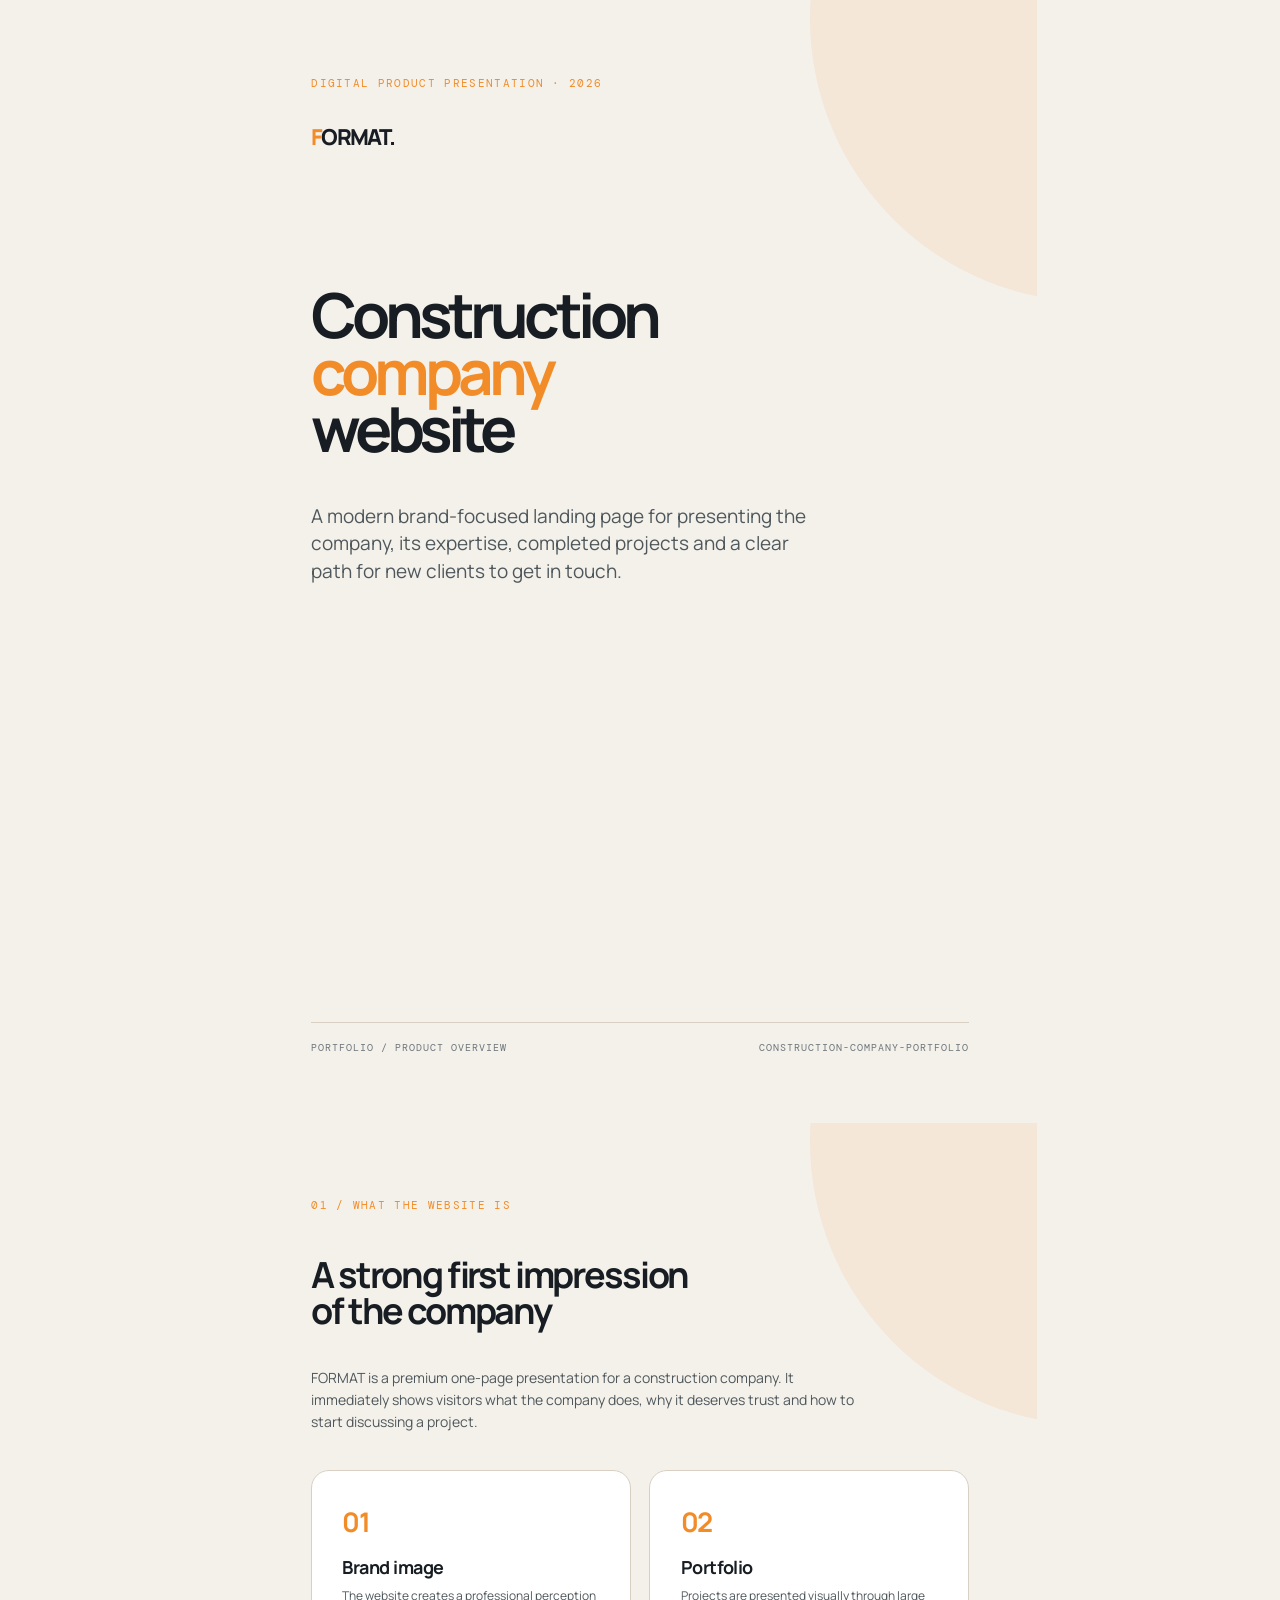
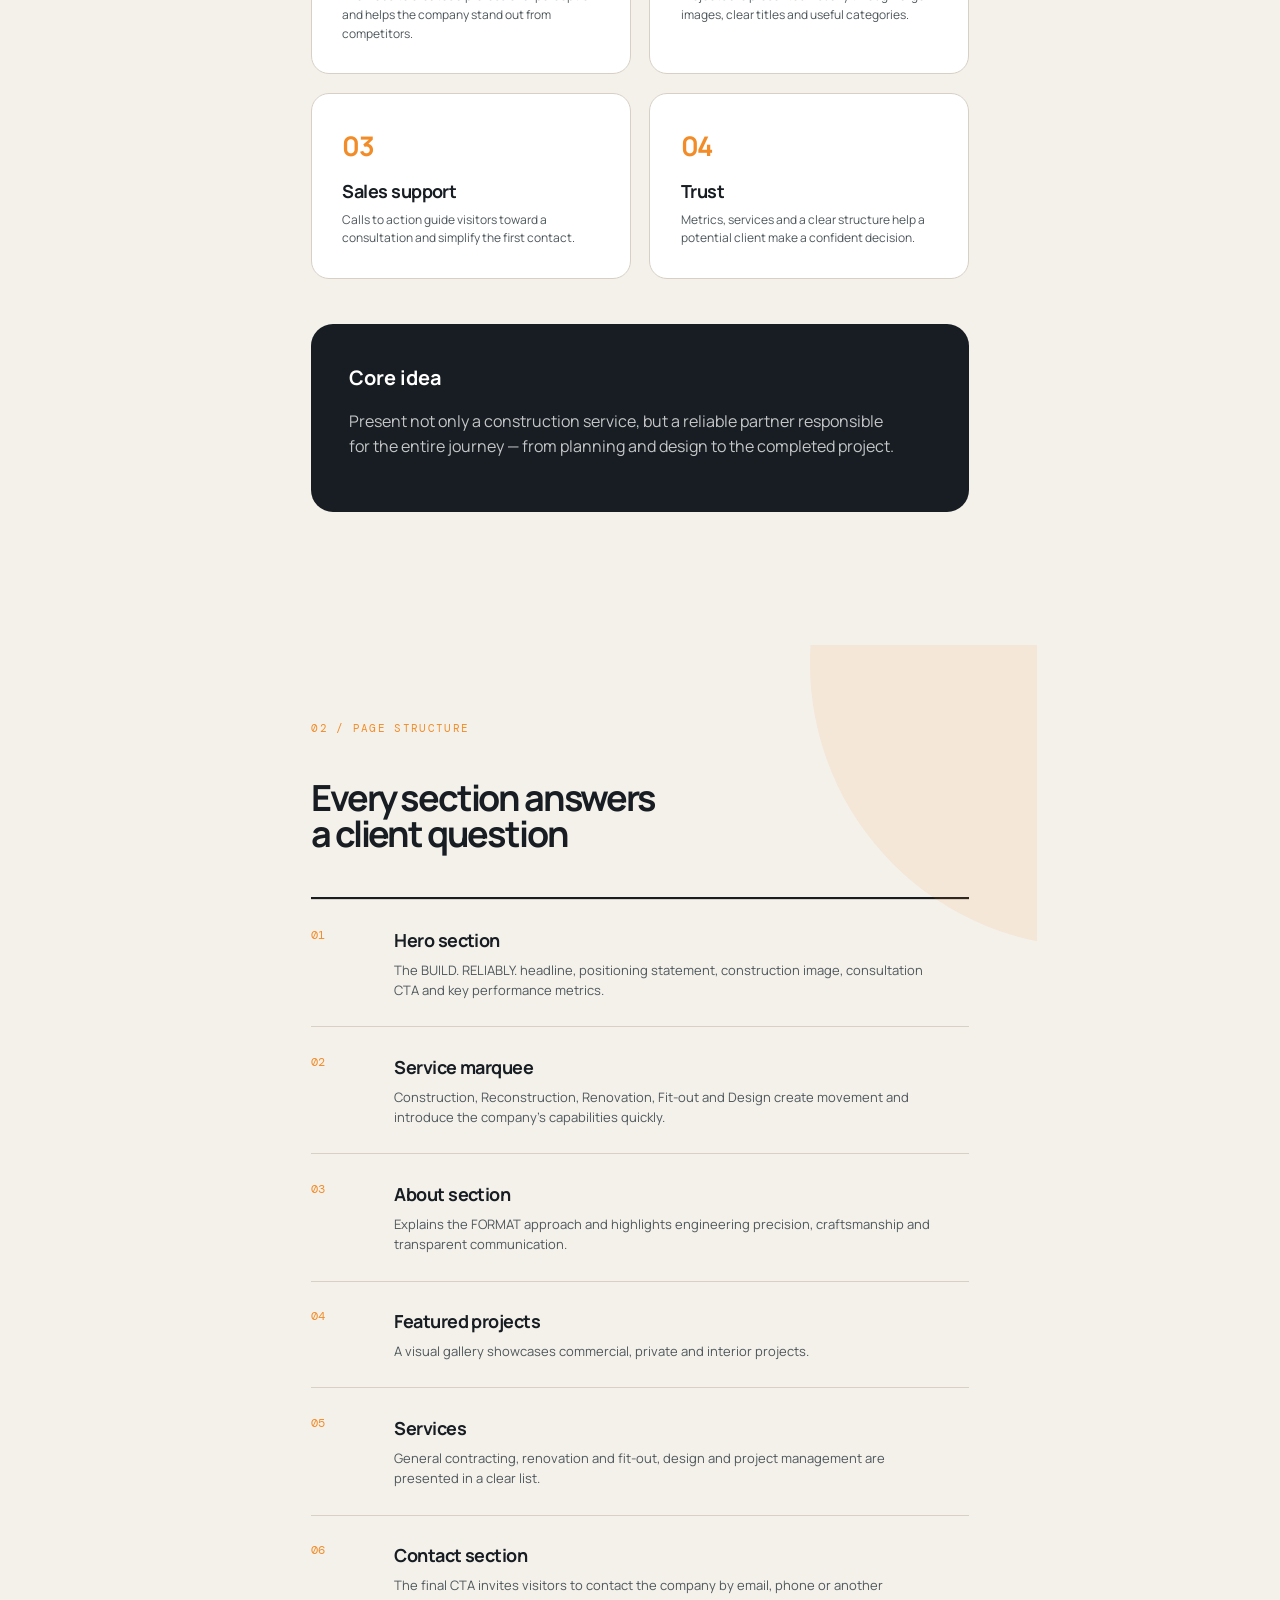
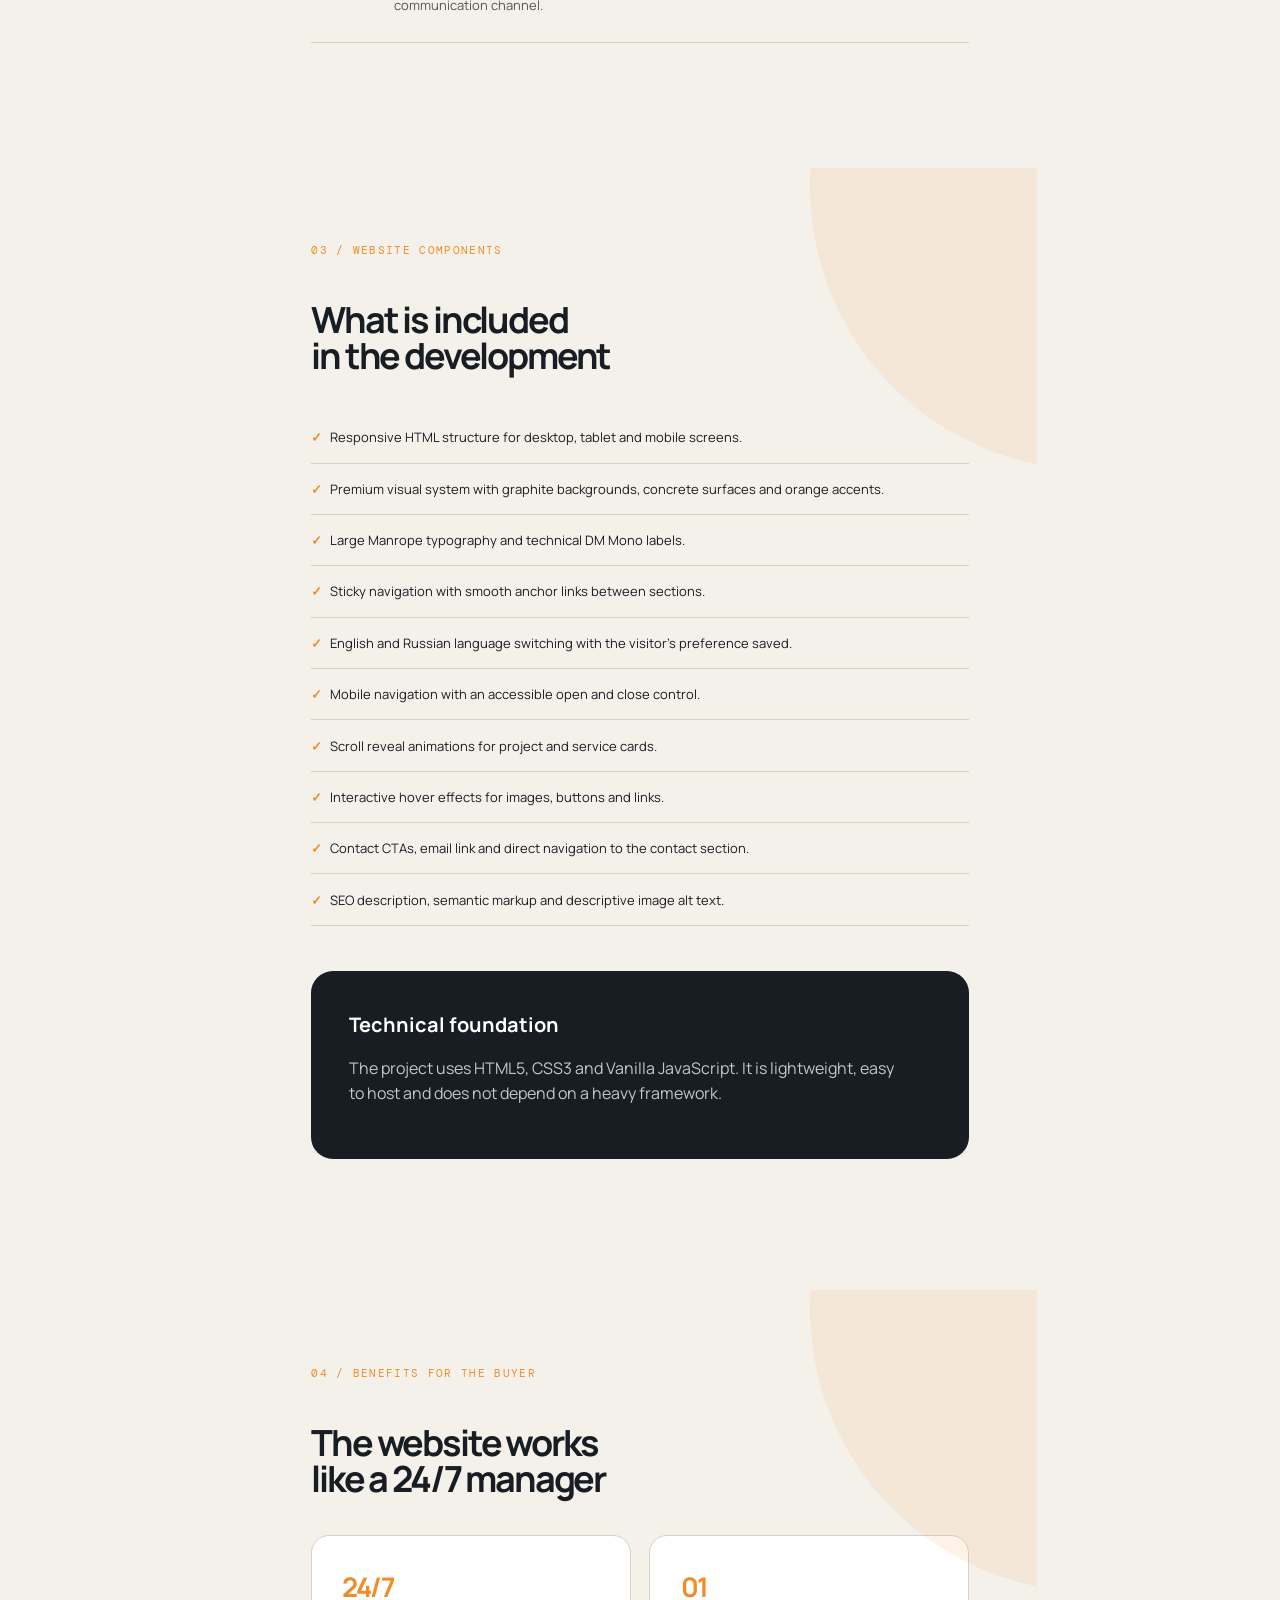
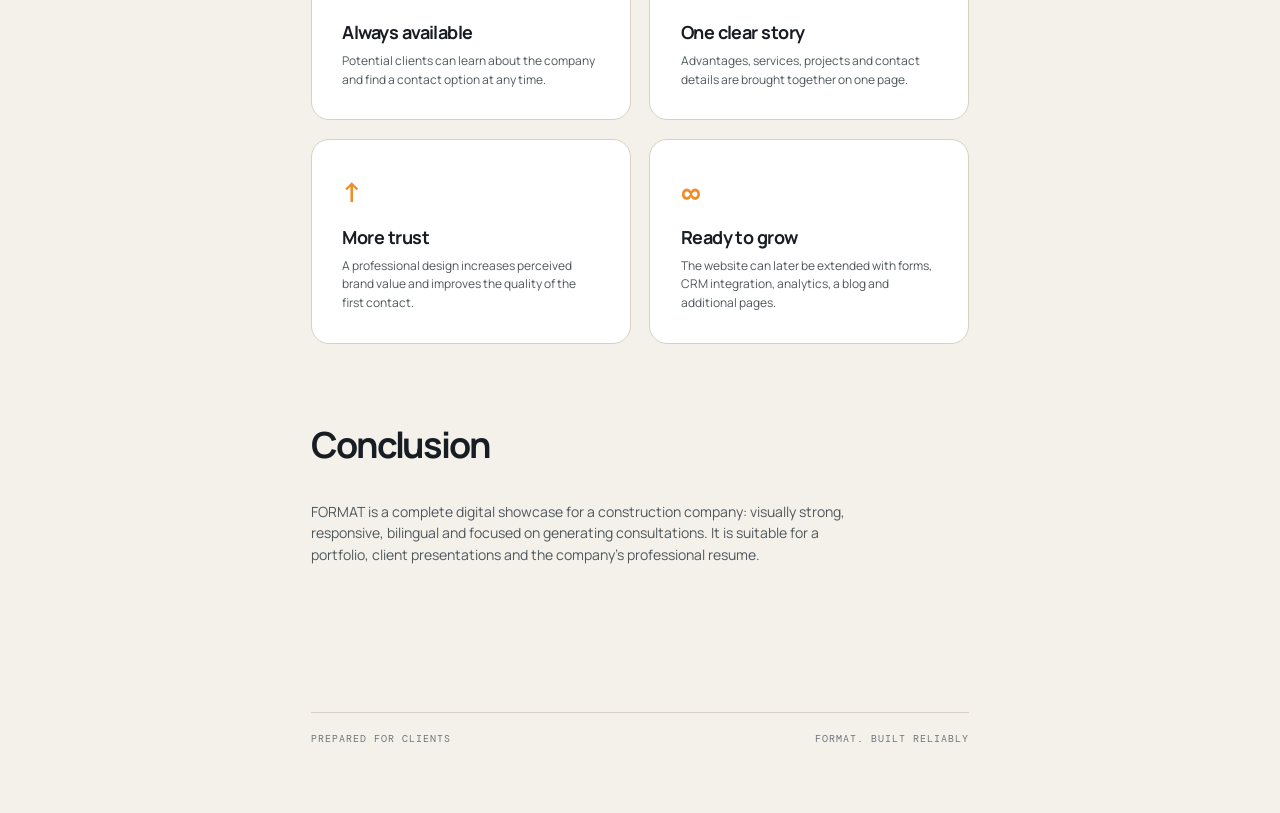
<file: site-report-en.html>
<!doctype html>
<html lang="en">
<head>
  <meta charset="utf-8">
  <meta name="viewport" content="width=device-width, initial-scale=1">
  <title>FORMAT — Website Presentation</title>
  <link rel="preconnect" href="https://fonts.googleapis.com">
  <link rel="preconnect" href="https://fonts.gstatic.com" crossorigin>
  <link href="https://fonts.googleapis.com/css2?family=DM+Mono:wght@400;500&family=Manrope:wght@400;600;700;800&display=swap" rel="stylesheet">
  <style>
    :root{--ink:#171d22;--orange:#f28c28;--paper:#f4f1eb;--muted:#6e767b;--line:#d8d0c5}
    *{box-sizing:border-box}html{background:#d7d2cb}body{margin:0;color:var(--ink);font-family:Manrope,Arial,sans-serif;background:var(--paper);line-height:1.55}
    .page{width:210mm;min-height:297mm;margin:0 auto;padding:20mm 18mm;background:var(--paper);page-break-after:always;position:relative;overflow:hidden}.page:before{content:"";position:absolute;width:150mm;height:150mm;border-radius:50%;background:rgba(242,140,40,.1);right:-90mm;top:-70mm}
    .kicker{font:11px 'DM Mono',monospace;letter-spacing:.12em;text-transform:uppercase;color:var(--orange)}.mono{font:10px 'DM Mono',monospace;text-transform:uppercase;letter-spacing:.1em;color:var(--muted)}
    h1{font-size:62px;line-height:.92;letter-spacing:-.08em;margin:35mm 0 12mm;max-width:160mm}h1 em{color:var(--orange);font-style:normal}h2{font-size:36px;line-height:1;letter-spacing:-.06em;margin:12mm 0 10mm}h3{font-size:18px;margin:0 0 5px;letter-spacing:-.03em}p{font-size:14px;color:#4e575b;max-width:145mm}.lead{font-size:19px;line-height:1.45;max-width:135mm}
    .cover-footer{position:absolute;bottom:18mm;left:18mm;right:18mm;display:flex;justify-content:space-between;border-top:1px solid var(--line);padding-top:5mm}.brand{font-size:22px;font-weight:800;letter-spacing:-.08em}.brand span{color:var(--orange)}
    .grid{display:grid;grid-template-columns:repeat(2,1fr);gap:5mm;margin-top:10mm}.card{background:#fff;border:1px solid var(--line);border-radius:18px;padding:8mm;min-height:42mm}.card strong{display:block;font-size:27px;letter-spacing:-.06em;color:var(--orange);margin-bottom:3mm}.card p{font-size:12px;margin:0}
    .row{display:grid;grid-template-columns:16mm 1fr;gap:6mm;padding:7mm 0;border-top:1px solid var(--line)}.num{font:12px 'DM Mono',monospace;color:var(--orange)}.row p{margin:0;font-size:13px}.timeline{margin-top:12mm;border-top:2px solid var(--ink)}.timeline .row:last-child{border-bottom:1px solid var(--line)}
    .quote{background:var(--ink);color:#fff;border-radius:22px;padding:10mm;margin-top:12mm}.quote p{color:rgba(255,255,255,.75);font-size:16px}.quote strong{font-size:20px}.checklist{list-style:none;padding:0;margin:8mm 0}.checklist li{padding:4mm 0;border-bottom:1px solid var(--line);font-size:13px}.checklist li:before{content:'✓';color:var(--orange);font-weight:800;margin-right:8px}
    @media print{html{background:#fff}.page{margin:0;width:210mm;min-height:297mm}a{color:inherit;text-decoration:none}}@media screen and (max-width:800px){.page{width:100%;min-height:auto;margin:0;padding:12vw 7vw}.cover-footer{position:static;margin-top:35vw}.grid{grid-template-columns:1fr}h1{font-size:16vw;margin-top:25vw}}
  </style>
</head>
<body>
  <section class="page"><div class="kicker">Digital product presentation · 2026</div><div class="brand" style="margin-top:8mm"><span>F</span>ORMAT.</div><h1>Construction<br><em>company</em><br>website</h1><p class="lead">A modern brand-focused landing page for presenting the company, its expertise, completed projects and a clear path for new clients to get in touch.</p><div class="cover-footer"><span class="mono">Portfolio / Product overview</span><span class="mono">construction-company-portfolio</span></div></section>
  <section class="page"><div class="kicker">01 / What the website is</div><h2>A strong first impression<br>of the company</h2><p>FORMAT is a premium one-page presentation for a construction company. It immediately shows visitors what the company does, why it deserves trust and how to start discussing a project.</p><div class="grid"><div class="card"><strong>01</strong><h3>Brand image</h3><p>The website creates a professional perception and helps the company stand out from competitors.</p></div><div class="card"><strong>02</strong><h3>Portfolio</h3><p>Projects are presented visually through large images, clear titles and useful categories.</p></div><div class="card"><strong>03</strong><h3>Sales support</h3><p>Calls to action guide visitors toward a consultation and simplify the first contact.</p></div><div class="card"><strong>04</strong><h3>Trust</h3><p>Metrics, services and a clear structure help a potential client make a confident decision.</p></div></div><div class="quote"><strong>Core idea</strong><p>Present not only a construction service, but a reliable partner responsible for the entire journey — from planning and design to the completed project.</p></div></section>
  <section class="page"><div class="kicker">02 / Page structure</div><h2>Every section answers<br>a client question</h2><div class="timeline"><div class="row"><div class="num">01</div><div><h3>Hero section</h3><p>The BUILD. RELIABLY. headline, positioning statement, construction image, consultation CTA and key performance metrics.</p></div></div><div class="row"><div class="num">02</div><div><h3>Service marquee</h3><p>Construction, Reconstruction, Renovation, Fit-out and Design create movement and introduce the company’s capabilities quickly.</p></div></div><div class="row"><div class="num">03</div><div><h3>About section</h3><p>Explains the FORMAT approach and highlights engineering precision, craftsmanship and transparent communication.</p></div></div><div class="row"><div class="num">04</div><div><h3>Featured projects</h3><p>A visual gallery showcases commercial, private and interior projects.</p></div></div><div class="row"><div class="num">05</div><div><h3>Services</h3><p>General contracting, renovation and fit-out, design and project management are presented in a clear list.</p></div></div><div class="row"><div class="num">06</div><div><h3>Contact section</h3><p>The final CTA invites visitors to contact the company by email, phone or another communication channel.</p></div></div></div></section>
  <section class="page"><div class="kicker">03 / Website components</div><h2>What is included<br>in the development</h2><ul class="checklist"><li>Responsive HTML structure for desktop, tablet and mobile screens.</li><li>Premium visual system with graphite backgrounds, concrete surfaces and orange accents.</li><li>Large Manrope typography and technical DM Mono labels.</li><li>Sticky navigation with smooth anchor links between sections.</li><li>English and Russian language switching with the visitor’s preference saved.</li><li>Mobile navigation with an accessible open and close control.</li><li>Scroll reveal animations for project and service cards.</li><li>Interactive hover effects for images, buttons and links.</li><li>Contact CTAs, email link and direct navigation to the contact section.</li><li>SEO description, semantic markup and descriptive image alt text.</li></ul><div class="quote"><strong>Technical foundation</strong><p>The project uses HTML5, CSS3 and Vanilla JavaScript. It is lightweight, easy to host and does not depend on a heavy framework.</p></div></section>
  <section class="page"><div class="kicker">04 / Benefits for the buyer</div><h2>The website works<br>like a 24/7 manager</h2><div class="grid"><div class="card"><strong>24/7</strong><h3>Always available</h3><p>Potential clients can learn about the company and find a contact option at any time.</p></div><div class="card"><strong>01</strong><h3>One clear story</h3><p>Advantages, services, projects and contact details are brought together on one page.</p></div><div class="card"><strong>↑</strong><h3>More trust</h3><p>A professional design increases perceived brand value and improves the quality of the first contact.</p></div><div class="card"><strong>∞</strong><h3>Ready to grow</h3><p>The website can later be extended with forms, CRM integration, analytics, a blog and additional pages.</p></div></div><h2 style="margin-top:22mm">Conclusion</h2><p>FORMAT is a complete digital showcase for a construction company: visually strong, responsive, bilingual and focused on generating consultations. It is suitable for a portfolio, client presentations and the company’s professional resume.</p><div class="cover-footer"><span class="mono">Prepared for clients</span><span class="mono">FORMAT. built reliably</span></div></section>
</body>
</html>
</file>
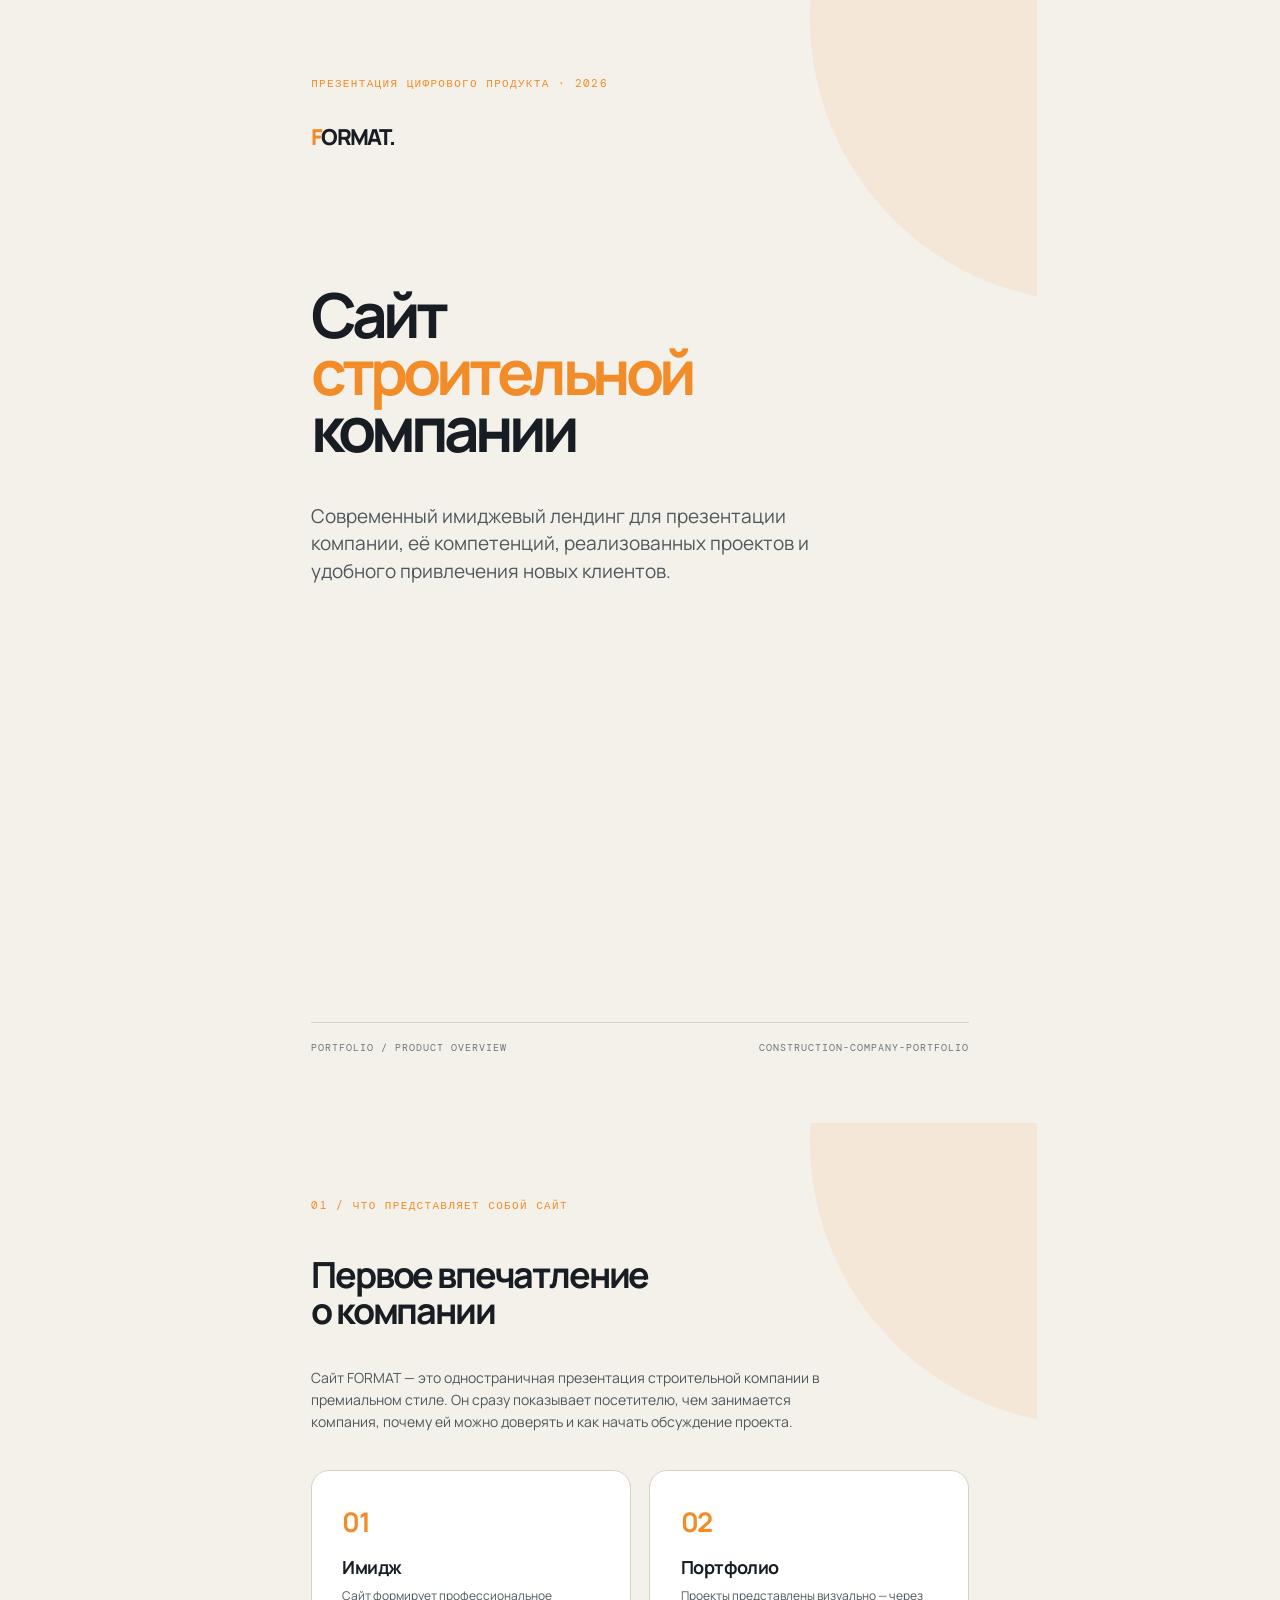
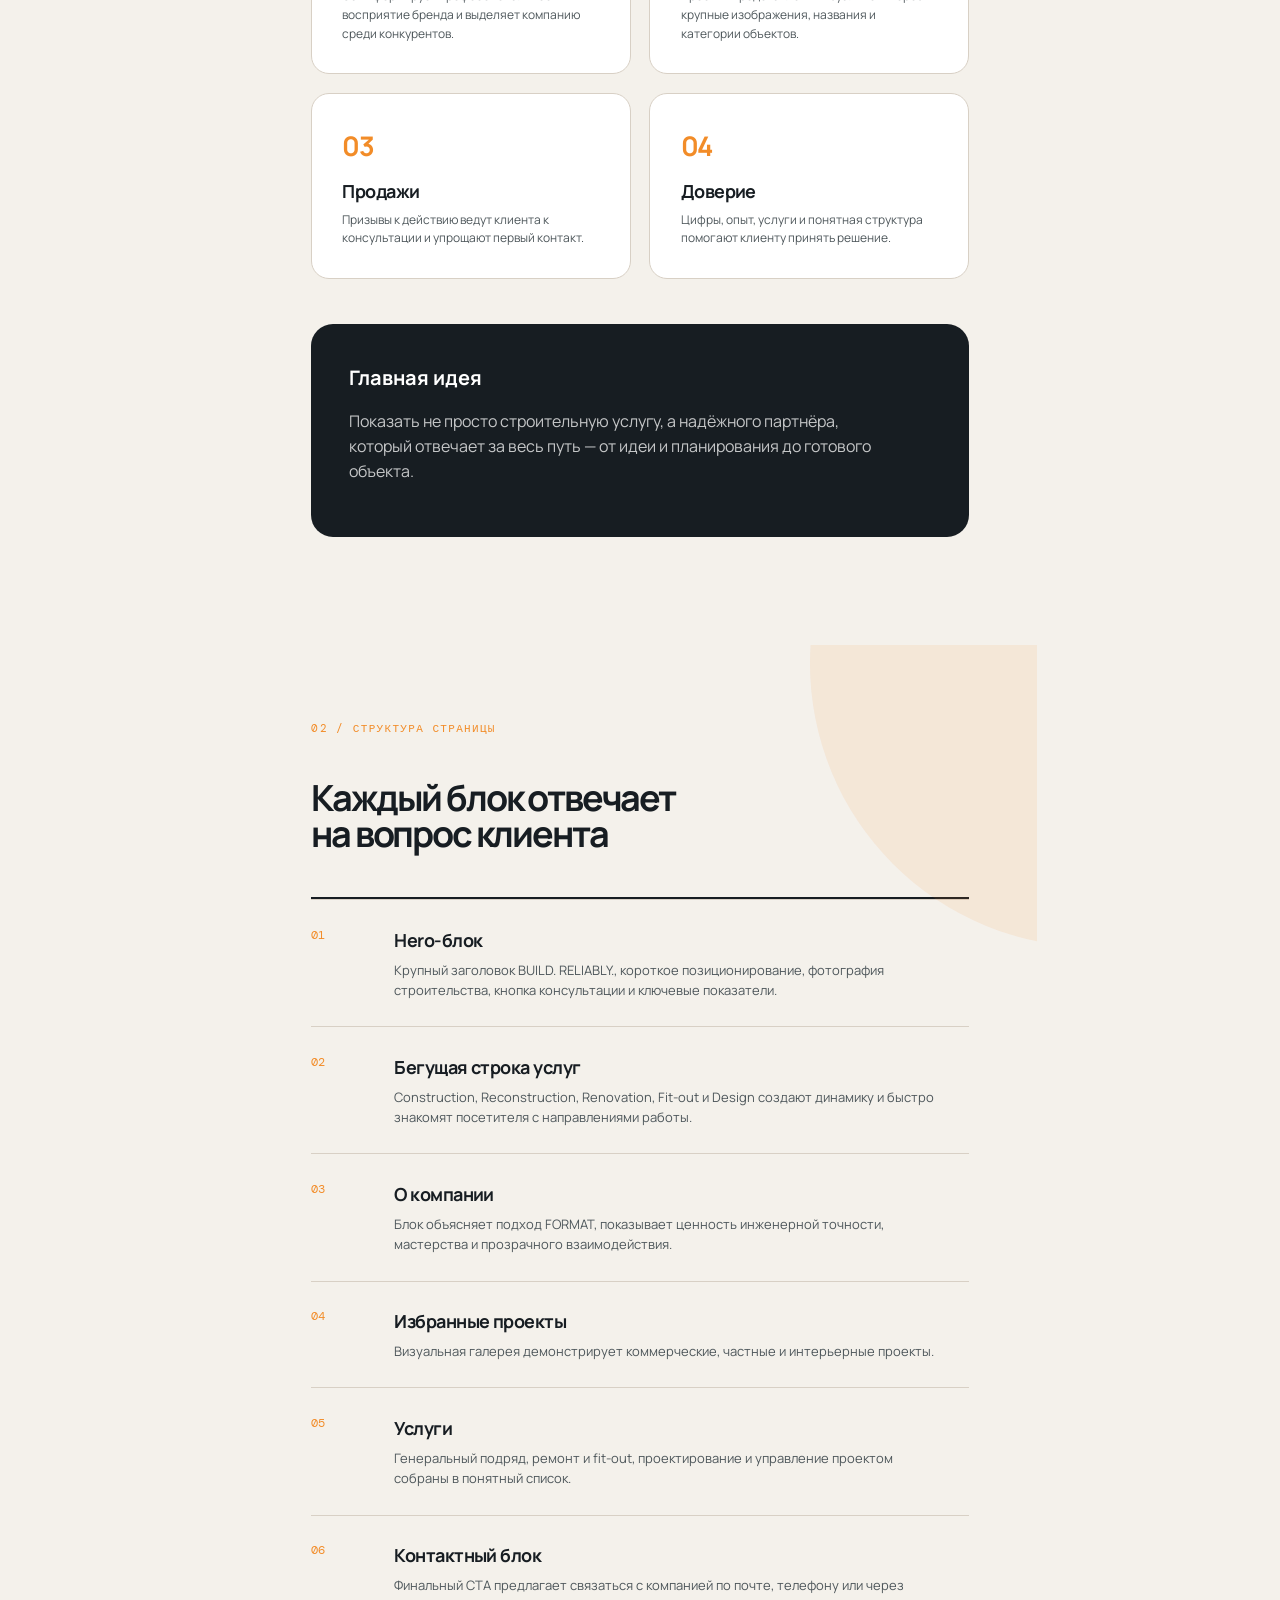
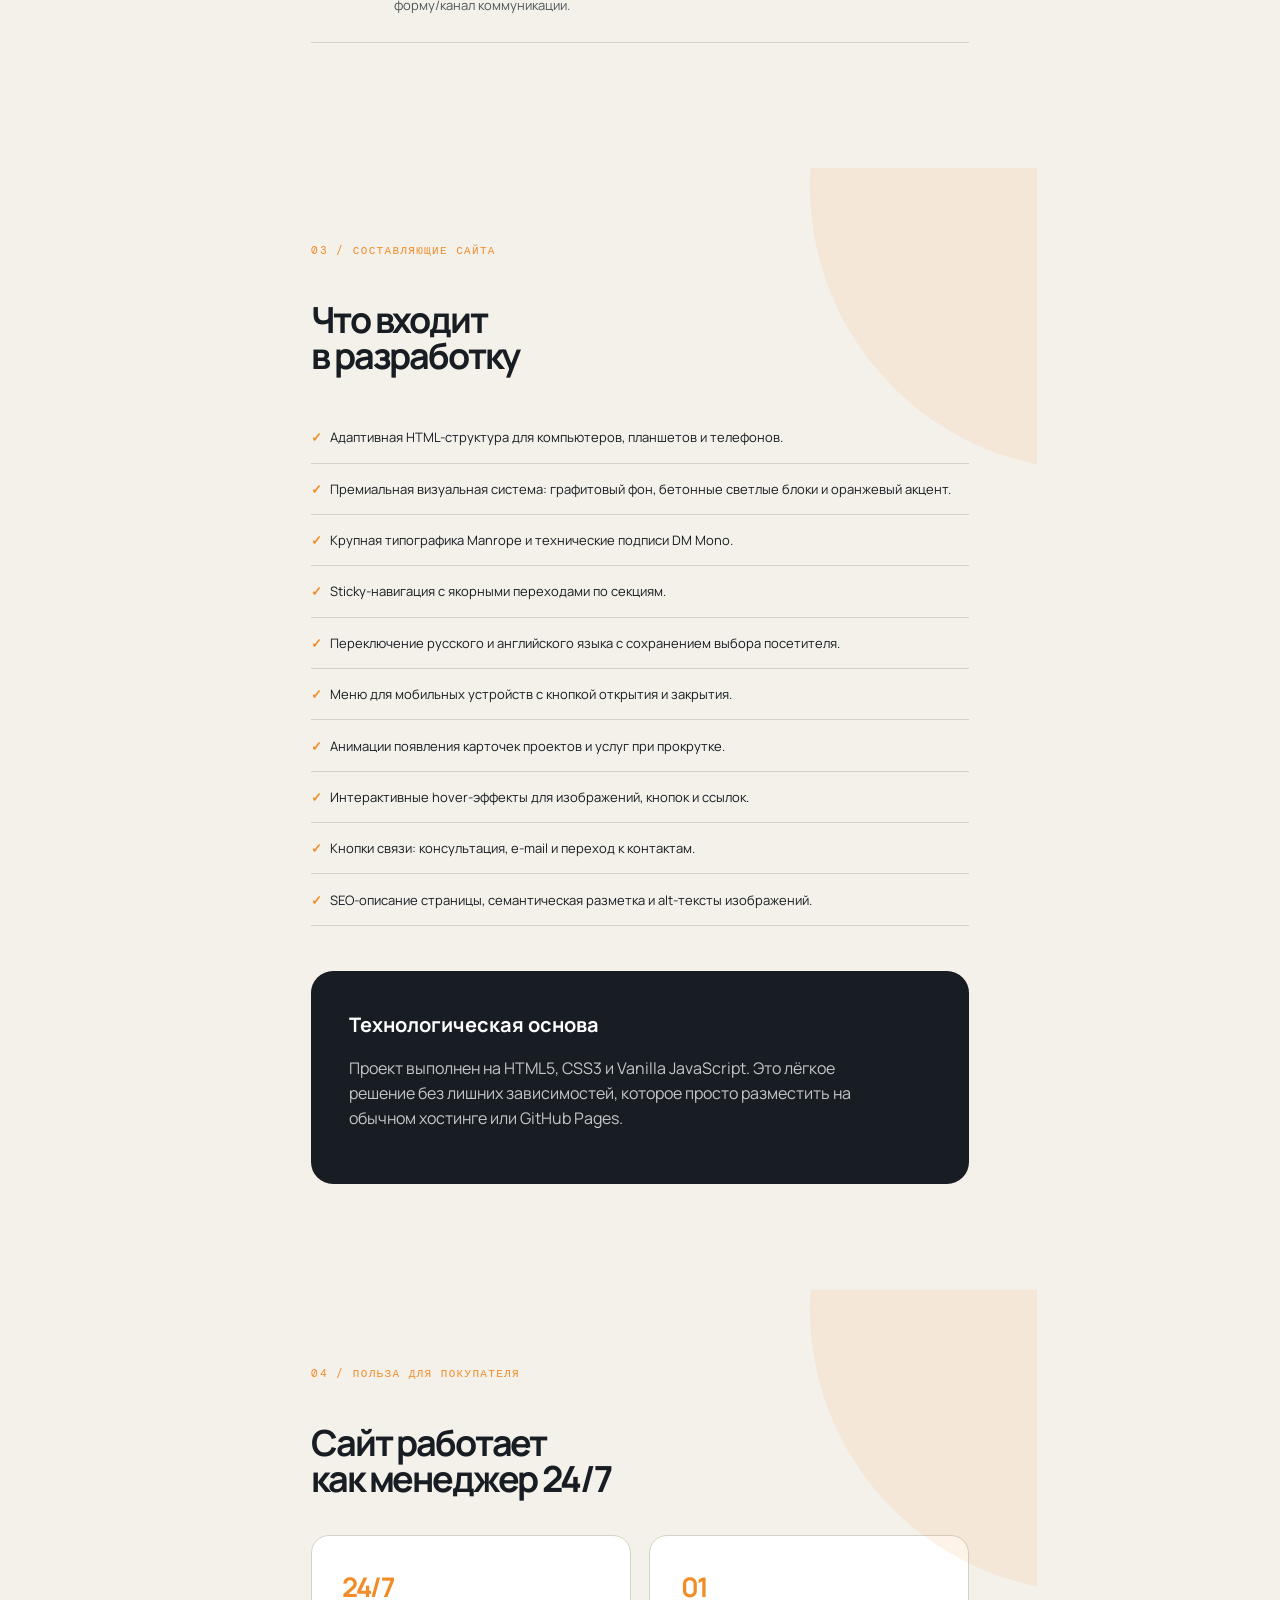
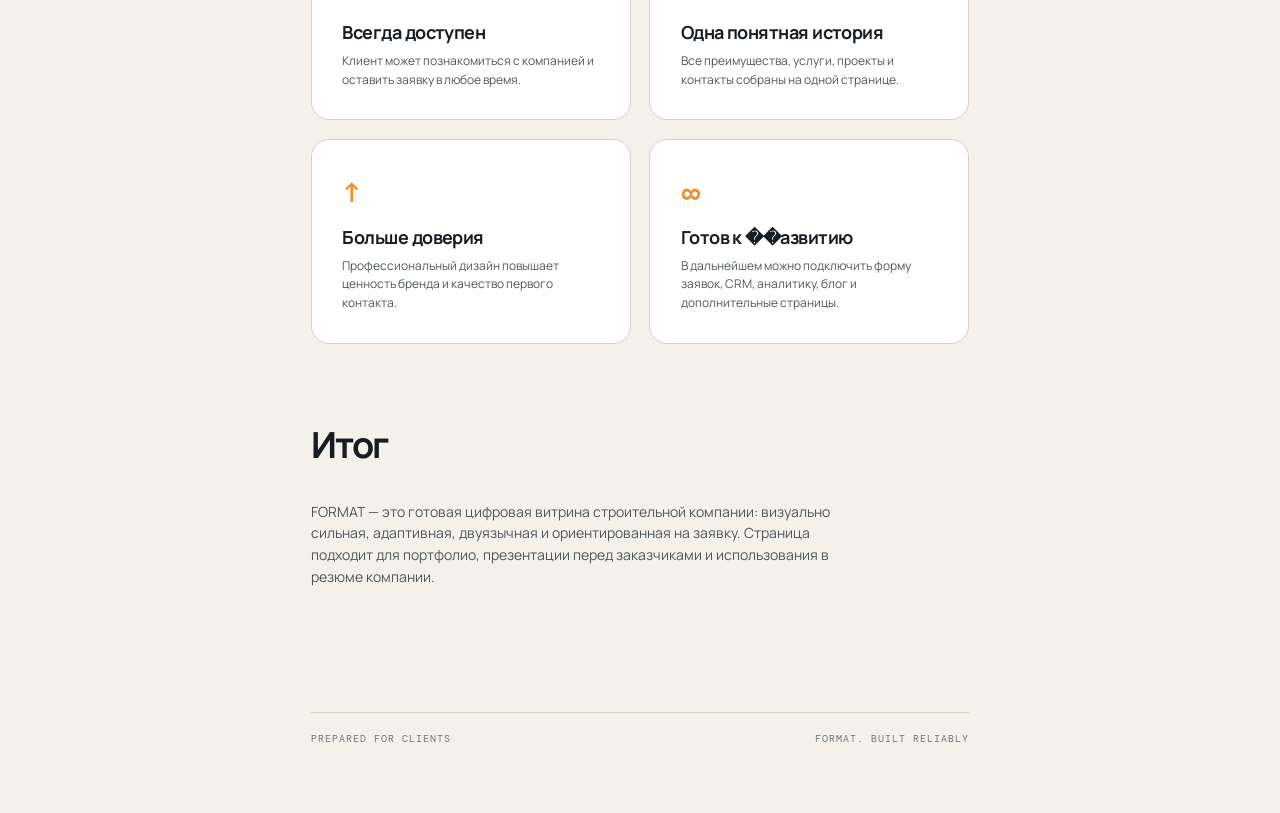
<file: site-report.html>
<!doctype html>
<html lang="ru">
<head>
  <meta charset="utf-8">
  <meta name="viewport" content="width=device-width, initial-scale=1">
  <title>FORMAT — презентация сайта</title>
  <link rel="preconnect" href="https://fonts.googleapis.com">
  <link rel="preconnect" href="https://fonts.gstatic.com" crossorigin>
  <link href="https://fonts.googleapis.com/css2?family=DM+Mono:wght@400;500&family=Manrope:wght@400;600;700;800&display=swap" rel="stylesheet">
  <style>
    :root{--ink:#171d22;--ink2:#222c33;--orange:#f28c28;--paper:#f4f1eb;--muted:#6e767b;--line:#d8d0c5}
    *{box-sizing:border-box}html{background:#d7d2cb}body{margin:0;color:var(--ink);font-family:Manrope,Arial,sans-serif;background:var(--paper);line-height:1.55}
    .page{width:210mm;min-height:297mm;margin:0 auto;padding:20mm 18mm;background:var(--paper);page-break-after:always;position:relative;overflow:hidden}
    .page:before{content:"";position:absolute;width:150mm;height:150mm;border-radius:50%;background:rgba(242,140,40,.1);right:-90mm;top:-70mm}
    .kicker{font:11px 'DM Mono',monospace;letter-spacing:.12em;text-transform:uppercase;color:var(--orange)}
    .mono{font:10px 'DM Mono',monospace;text-transform:uppercase;letter-spacing:.1em;color:var(--muted)}
    h1{font-size:62px;line-height:.92;letter-spacing:-.08em;margin:35mm 0 12mm;max-width:160mm}h1 em{color:var(--orange);font-style:normal}h2{font-size:36px;line-height:1;letter-spacing:-.06em;margin:12mm 0 10mm}h3{font-size:18px;margin:0 0 5px;letter-spacing:-.03em}
    p{font-size:14px;color:#4e575b;max-width:145mm}.lead{font-size:19px;line-height:1.45;max-width:135mm}
    .cover-footer{position:absolute;bottom:18mm;left:18mm;right:18mm;display:flex;justify-content:space-between;border-top:1px solid var(--line);padding-top:5mm}
    .brand{font-size:22px;font-weight:800;letter-spacing:-.08em}.brand span{color:var(--orange)}
    .grid{display:grid;grid-template-columns:repeat(2,1fr);gap:5mm;margin-top:10mm}.card{background:#fff;border:1px solid var(--line);border-radius:18px;padding:8mm;min-height:42mm}.card strong{display:block;font-size:27px;letter-spacing:-.06em;color:var(--orange);margin-bottom:3mm}.card p{font-size:12px;margin:0}
    .row{display:grid;grid-template-columns:16mm 1fr;gap:6mm;padding:7mm 0;border-top:1px solid var(--line)}.num{font:12px 'DM Mono',monospace;color:var(--orange)}.row p{margin:0;font-size:13px}
    .timeline{margin-top:12mm;border-top:2px solid var(--ink)}.timeline .row:last-child{border-bottom:1px solid var(--line)}
    .quote{background:var(--ink);color:#fff;border-radius:22px;padding:10mm;margin-top:12mm}.quote p{color:rgba(255,255,255,.75);font-size:16px}.quote strong{font-size:20px}
    .checklist{list-style:none;padding:0;margin:8mm 0}.checklist li{padding:4mm 0;border-bottom:1px solid var(--line);font-size:13px}.checklist li:before{content:'✓';color:var(--orange);font-weight:800;margin-right:8px}
    @media print{html{background:#fff}.page{margin:0;width:210mm;min-height:297mm}a{color:inherit;text-decoration:none}}
    @media screen and (max-width:800px){.page{width:100%;min-height:auto;margin:0;padding:12vw 7vw}.cover-footer{position:static;margin-top:35vw}.grid{grid-template-columns:1fr}h1{font-size:16vw;margin-top:25vw}}
  </style>
</head>
<body>
  <section class="page">
    <div class="kicker">Презентация цифрового продукта · 2026</div>
    <div class="brand" style="margin-top:8mm"><span>F</span>ORMAT.</div>
    <h1>Сайт<br><em>строительной</em><br>компании</h1>
    <p class="lead">Современный имиджевый лендинг для презентации компании, её компетенций, реализованных проектов и удобного привлечения новых клиентов.</p>
    <div class="cover-footer"><span class="mono">Portfolio / Product overview</span><span class="mono">construction-company-portfolio</span></div>
  </section>

  <section class="page">
    <div class="kicker">01 / Что представляет собой сайт</div>
    <h2>Первое впечатление<br>о компании</h2>
    <p>Сайт FORMAT — это одностраничная презентация строительной компании в премиальном стиле. Он сразу показывает посетителю, чем занимается компания, почему ей можно доверять и как начать обсуждение проекта.</p>
    <div class="grid">
      <div class="card"><strong>01</strong><h3>Имидж</h3><p>Сайт формирует профессиональное восприятие бренда и выделяет компанию среди конкурентов.</p></div>
      <div class="card"><strong>02</strong><h3>Портфолио</h3><p>Проекты представлены визуально — через крупные изображения, названия и категории объектов.</p></div>
      <div class="card"><strong>03</strong><h3>Продажи</h3><p>Призывы к действию ведут клиента к консультации и упрощают первый контакт.</p></div>
      <div class="card"><strong>04</strong><h3>Доверие</h3><p>Цифры, опыт, услуги и понятная структура помогают клиенту принять решение.</p></div>
    </div>
    <div class="quote"><strong>Главная идея</strong><p>Показать не просто строительную услугу, а надёжного партнёра, который отвечает за весь путь — от идеи и планирования до готового объекта.</p></div>
  </section>

  <section class="page">
    <div class="kicker">02 / Структура страницы</div>
    <h2>Каждый блок отвечает<br>на вопрос клиента</h2>
    <div class="timeline">
      <div class="row"><div class="num">01</div><div><h3>Hero-блок</h3><p>Крупный заголовок BUILD. RELIABLY., короткое позиционирование, фотография строительства, кнопка консультации и ключевые показатели.</p></div></div>
      <div class="row"><div class="num">02</div><div><h3>Бегущая строка услуг</h3><p>Construction, Reconstruction, Renovation, Fit-out и Design создают динамику и быстро знакомят посетителя с направлениями работы.</p></div></div>
      <div class="row"><div class="num">03</div><div><h3>О компании</h3><p>Блок объясняет подход FORMAT, показывает ценность инженерной точности, мастерства и прозрачного взаимодействия.</p></div></div>
      <div class="row"><div class="num">04</div><div><h3>Избранные проекты</h3><p>Визуальная галерея демонстрирует коммерческие, частные и интерьерные проекты.</p></div></div>
      <div class="row"><div class="num">05</div><div><h3>Услуги</h3><p>Генеральный подряд, ремонт и fit-out, проектирование и управление проектом собраны в понятный список.</p></div></div>
      <div class="row"><div class="num">06</div><div><h3>Контактный блок</h3><p>Финальный CTA предлагает связаться с компанией по почте, телефону или через форму/канал коммуникации.</p></div></div>
    </div>
  </section>

  <section class="page">
    <div class="kicker">03 / Составляющие сайта</div>
    <h2>Что входит<br>в разработку</h2>
    <ul class="checklist">
      <li>Адаптивная HTML-структура для компьютеров, планшетов и телефонов.</li>
      <li>Премиальная визуальная система: графитовый фон, бетонные светлые блоки и оранжевый акцент.</li>
      <li>Крупная типографика Manrope и технические подписи DM Mono.</li>
      <li>Sticky-навигация с якорными переходами по секциям.</li>
      <li>Переключение русского и английского языка с сохранением выбора посетителя.</li>
      <li>Меню для мобильных устройств с кнопкой открытия и закрытия.</li>
      <li>Анимации появления карточек проектов и услуг при прокрутке.</li>
      <li>Интерактивные hover-эффекты для изображений, кнопок и ссылок.</li>
      <li>Кнопки связи: консультация, e-mail и переход к контактам.</li>
      <li>SEO-описание страницы, семантическая разметка и alt-тексты изображений.</li>
    </ul>
    <div class="quote"><strong>Технологическая основа</strong><p>Проект выполнен на HTML5, CSS3 и Vanilla JavaScript. Это лёгкое решение без лишних зависимостей, которое просто разместить на обычном хостинге или GitHub Pages.</p></div>
  </section>

  <section class="page">
    <div class="kicker">04 / Польза для покупателя</div>
    <h2>Сайт работает<br>как менеджер 24/7</h2>
    <div class="grid">
      <div class="card"><strong>24/7</strong><h3>Всегда доступен</h3><p>Клиент может познакомиться с компанией и оставить заявку в любое время.</p></div>
      <div class="card"><strong>01</strong><h3>Одна понятная история</h3><p>Все преимущества, услуги, проекты и контакты собраны на одной странице.</p></div>
      <div class="card"><strong>↑</strong><h3>Больше доверия</h3><p>Профессиональный дизайн повышает ценность бренда и качество первого контакта.</p></div>
      <div class="card"><strong>∞</strong><h3>Готов к ��азвитию</h3><p>В дальнейшем можно подключить форму заявок, CRM, аналитику, блог и дополнительные страницы.</p></div>
    </div>
    <h2 style="margin-top:22mm">Итог</h2>
    <p>FORMAT — это готовая цифровая витрина строительной компании: визуально сильная, адаптивная, двуязычная и ориентированная на заявку. Страница подходит для портфолио, презентации перед заказчиками и использования в резюме компании.</p>
    <div class="cover-footer"><span class="mono">Prepared for clients</span><span class="mono">FORMAT. built reliably</span></div>
  </section>
</body>
</html>
</file>
